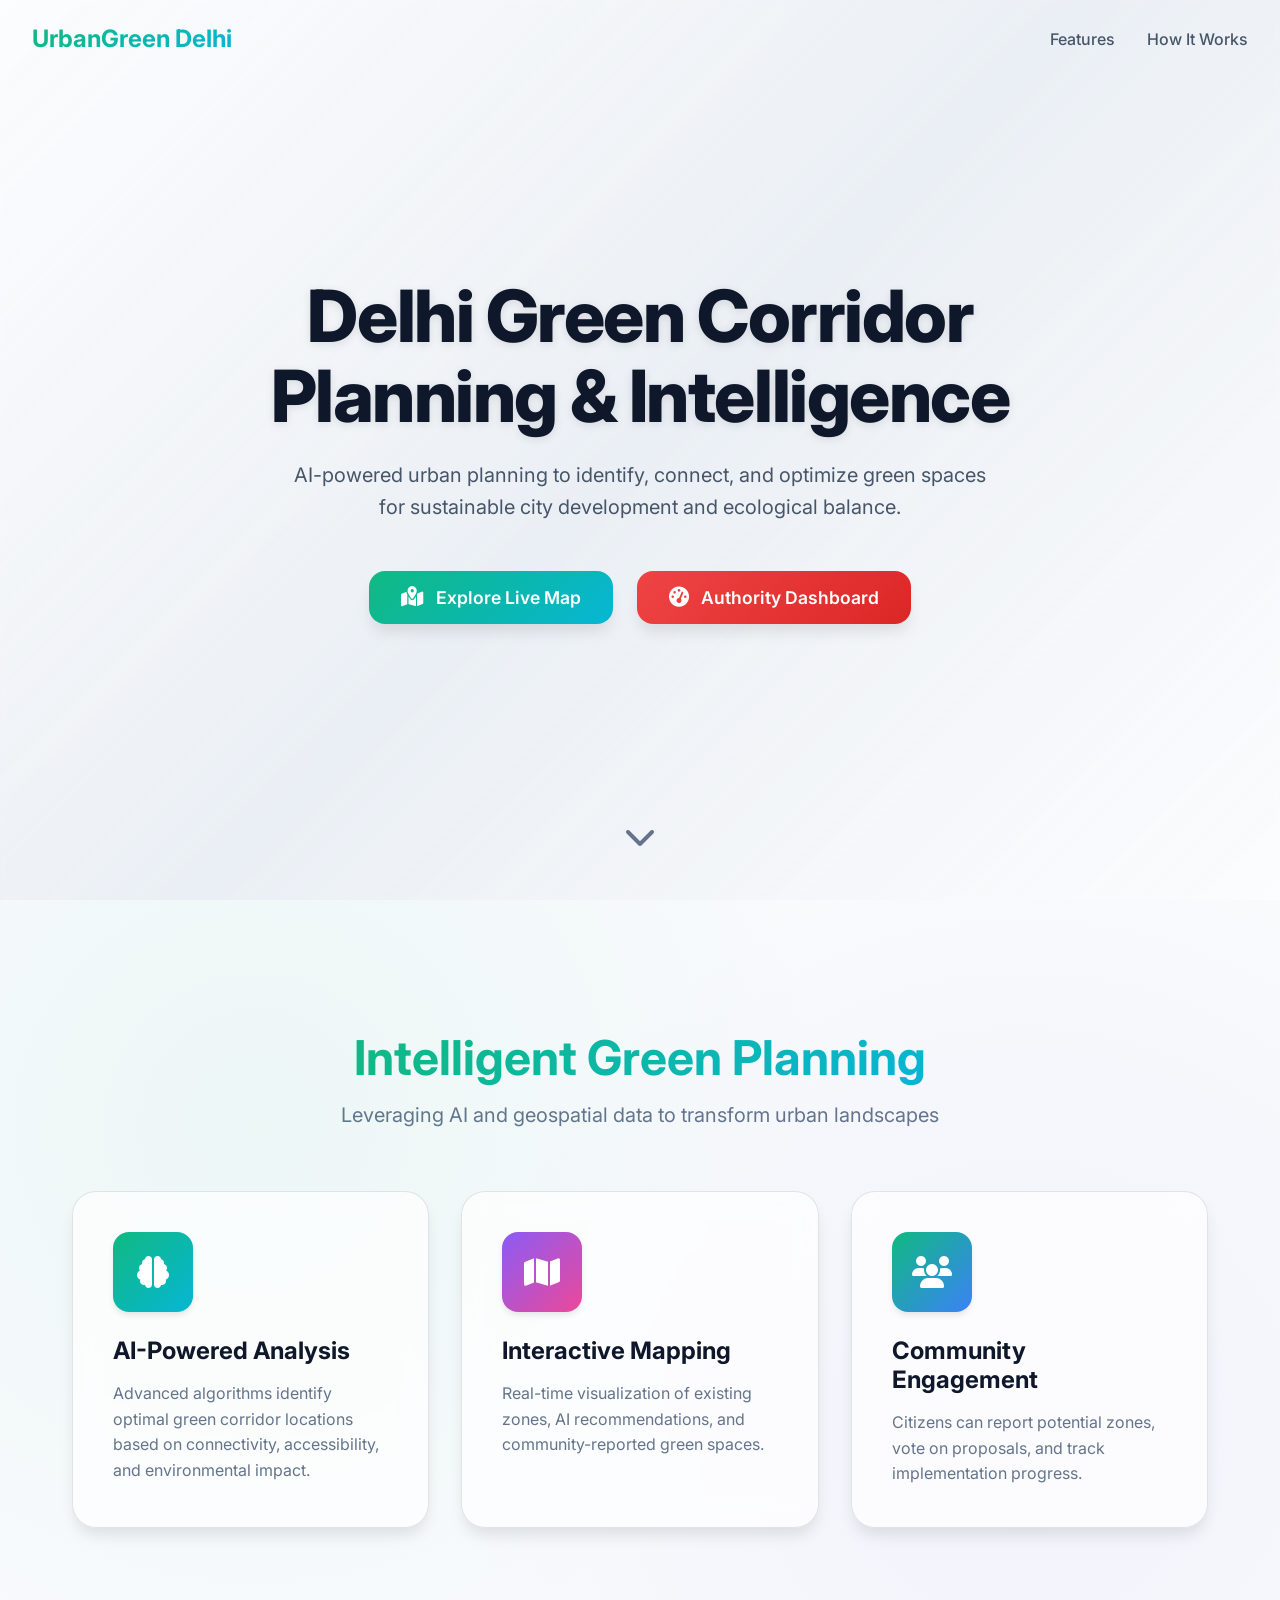
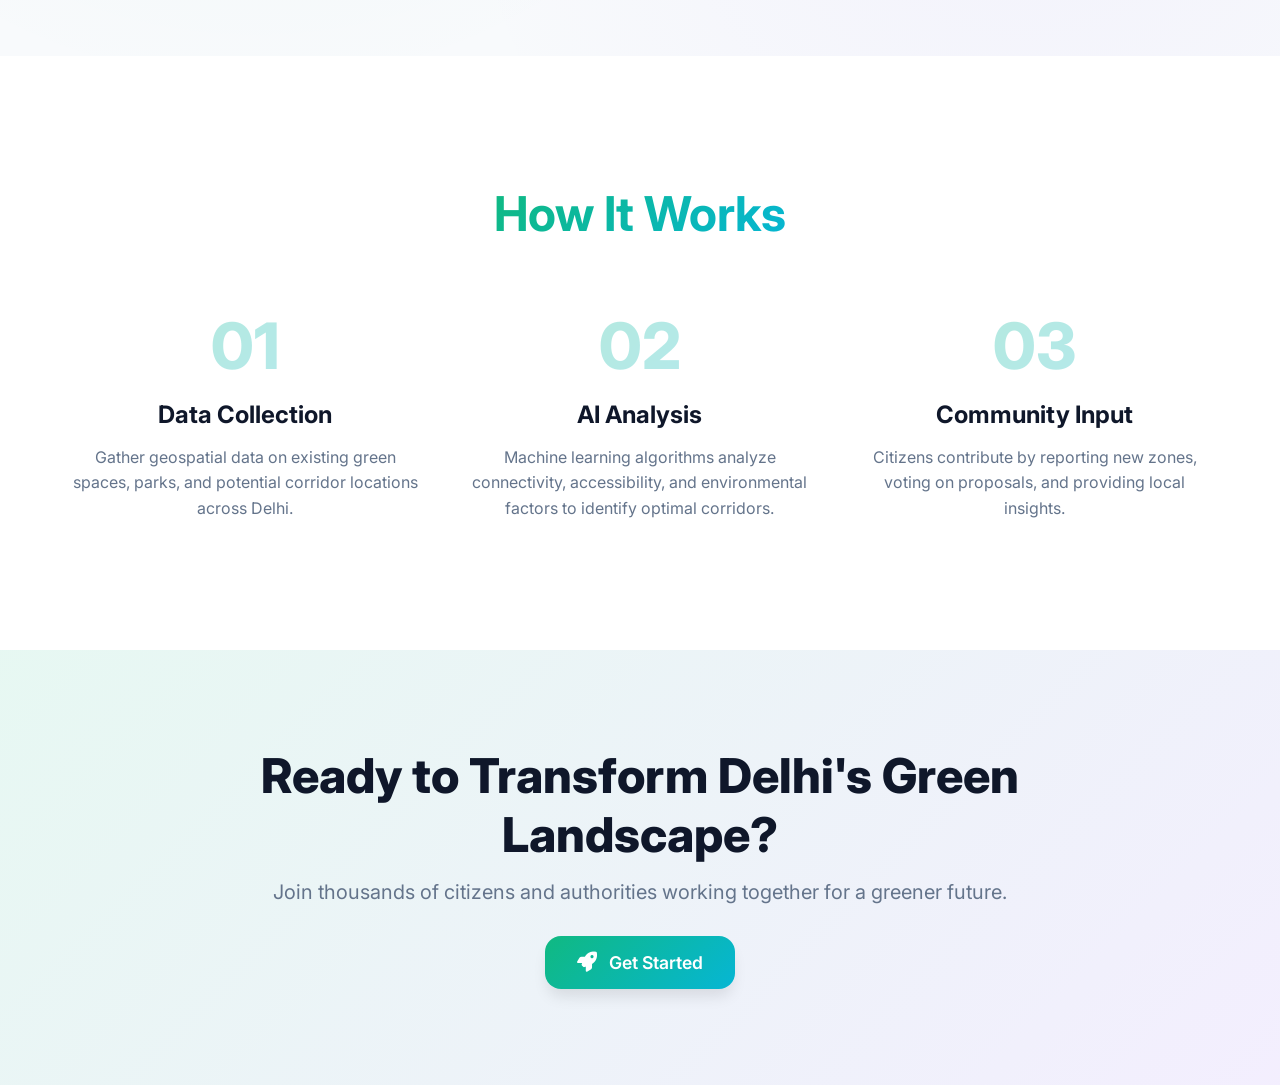
<file: index.html>
<!DOCTYPE html>
<html lang="en">
<head>
    <meta charset="UTF-8">
    <meta name="viewport" content="width=device-width, initial-scale=1.0">
    <title>UrbanGreen Delhi | Green Corridor Planning</title>
    
    <!-- Fonts -->
    <link rel="preconnect" href="https://fonts.googleapis.com">
    <link rel="preconnect" href="https://fonts.gstatic.com" crossorigin>
    <link href="https://fonts.googleapis.com/css2?family=Inter:wght@300;400;500;600;700;800;900&display=swap" rel="stylesheet">
    
    <!-- Icons -->
    <link rel="stylesheet" href="https://cdnjs.cloudflare.com/ajax/libs/font-awesome/6.4.0/css/all.min.css">
    
    <!-- CSS -->
    <link rel="stylesheet" href="frontend/design-system.css">
    <link rel="stylesheet" href="landing.css">
</head>
<body>

    <!-- Navigation Header -->
    <nav class="navbar">
        <div class="nav-container">
            <div class="nav-brand">
                <span class="gradient-text">UrbanGreen Delhi</span>
            </div>
            <div class="nav-links">
                <a href="#features">Features</a>
                <a href="#how-it-works">How It Works</a>
            </div>
        </div>
    </nav>

    <!-- Hero Section with Video Background -->
    <section class="hero">
        <!-- Video Background -->
        <div class="video-background">
            <video autoplay muted loop playsinline id="hero-video">
                <source src="https://www.pexels.com/download/video/13294237/">
                <!-- Fallback gradient background if video doesn't load -->
            </video>
            <div class="video-overlay"></div>
        </div>

        <!-- Hero Content -->
        <div class="hero-content">
            <div class="hero-text">
                <h1 class="hero-title">
                    Delhi Green Corridor<br>
                    Planning & Intelligence
                </h1>
                <p class="hero-subtitle">
                    AI-powered urban planning to identify, connect, and optimize green spaces<br>
                    for sustainable city development and ecological balance.
                </p>
            </div>

            <!-- Action Buttons -->
            <div class="hero-actions">
                <a href="frontend/map.html" class="hero-btn btn-primary">
                    <i class="fa-solid fa-map-location-dot"></i>
                    <span>Explore Live Map</span>
                </a>
                <a href="frontend/admin.html" class="hero-btn btn-admin">
                    <i class="fa-solid fa-gauge-high"></i>
                    <span>Authority Dashboard</span>
                </a>
            </div>
        </div>

        <!-- Scroll Indicator -->
        <div class="scroll-indicator">
            <i class="fa-solid fa-chevron-down"></i>
        </div>
    </section>

    <!-- Features Section -->
    <section class="features" id="features">
        <div class="container">
            <h2 class="section-title">
                <span class="gradient-text">Intelligent Green Planning</span>
            </h2>
            <p class="section-subtitle">
                Leveraging AI and geospatial data to transform urban landscapes
            </p>

            <div class="features-grid">
                <!-- Feature 1 -->
                <div class="feature-card" data-animate>
                    <div class="feature-icon" style="background: var(--gradient-primary);">
                        <i class="fa-solid fa-brain"></i>
                    </div>
                    <h3>AI-Powered Analysis</h3>
                    <p>Advanced algorithms identify optimal green corridor locations based on connectivity, accessibility, and environmental impact.</p>
                </div>

                <!-- Feature 2 -->
                <div class="feature-card" data-animate>
                    <div class="feature-icon" style="background: var(--gradient-accent);">
                        <i class="fa-solid fa-map"></i>
                    </div>
                    <h3>Interactive Mapping</h3>
                    <p>Real-time visualization of existing zones, AI recommendations, and community-reported green spaces.</p>
                </div>

                <!-- Feature 3 -->
                <div class="feature-card" data-animate>
                    <div class="feature-icon" style="background: var(--gradient-success);">
                        <i class="fa-solid fa-users"></i>
                    </div>
                    <h3>Community Engagement</h3>
                    <p>Citizens can report potential zones, vote on proposals, and track implementation progress.</p>
                </div>
            </div>
        </div>
    </section>

    <!-- How It Works Section -->
    <section class="how-it-works" id="how-it-works">
        <div class="container">
            <h2 class="section-title">
                <span class="gradient-text">How It Works</span>
            </h2>

            <div class="steps-container">
                <div class="step" data-animate>
                    <div class="step-number">01</div>
                    <h3>Data Collection</h3>
                    <p>Gather geospatial data on existing green spaces, parks, and potential corridor locations across Delhi.</p>
                </div>

                <div class="step" data-animate>
                    <div class="step-number">02</div>
                    <h3>AI Analysis</h3>
                    <p>Machine learning algorithms analyze connectivity, accessibility, and environmental factors to identify optimal corridors.</p>
                </div>

                <div class="step" data-animate>
                    <div class="step-number">03</div>
                    <h3>Community Input</h3>
                    <p>Citizens contribute by reporting new zones, voting on proposals, and providing local insights.</p>
                </div>
            </div>
        </div>
    </section>

    <!-- CTA Section -->
    <section class="cta-section">
        <div class="container">
            <div class="cta-content">
                <h2>Ready to Transform Delhi's Green Landscape?</h2>
                <p>Join thousands of citizens and authorities working together for a greener future.</p>
                <div class="cta-buttons">
                    <a href="frontend/map.html" class="hero-btn btn-primary">
                        <i class="fa-solid fa-rocket"></i>
                        <span>Get Started</span>
                    </a>
                </div>
            </div>
        </div>
    </section>

    <!-- Footer -->
    
    <!-- Scripts -->
    <script src="frontend/animations.js"></script>
    <script>
        // Smooth scroll for navigation links
        document.querySelectorAll('a[href^="#"]').forEach(anchor => {
            anchor.addEventListener('click', function (e) {
                e.preventDefault();
                const target = document.querySelector(this.getAttribute('href'));
                if (target) {
                    target.scrollIntoView({ behavior: 'smooth', block: 'start' });
                }
            });
        });

        // Animate scroll indicator
        const scrollIndicator = document.querySelector('.scroll-indicator');
        if (scrollIndicator) {
            scrollIndicator.addEventListener('click', () => {
                document.querySelector('.features').scrollIntoView({ behavior: 'smooth' });
            });
        }

        // Navbar background on scroll
        const navbar = document.querySelector('.navbar');
        window.addEventListener('scroll', () => {
            if (window.scrollY > 100) {
                navbar.classList.add('scrolled');
            } else {
                navbar.classList.remove('scrolled');
            }
        });

        // Cursor spotlight effect for feature cards
        const featureCards = document.querySelectorAll('.feature-card');
        featureCards.forEach(card => {
            card.addEventListener('mousemove', (e) => {
                const rect = card.getBoundingClientRect();
                const x = ((e.clientX - rect.left) / rect.width) * 100;
                const y = ((e.clientY - rect.top) / rect.height) * 100;
                
                card.style.setProperty('--mouse-x', `${x}%`);
                card.style.setProperty('--mouse-y', `${y}%`);
            });
            
            card.addEventListener('mouseleave', () => {
                card.style.setProperty('--mouse-x', '50%');
                card.style.setProperty('--mouse-y', '50%');
            });
        });
    </script>

</body>
</html>
</file>
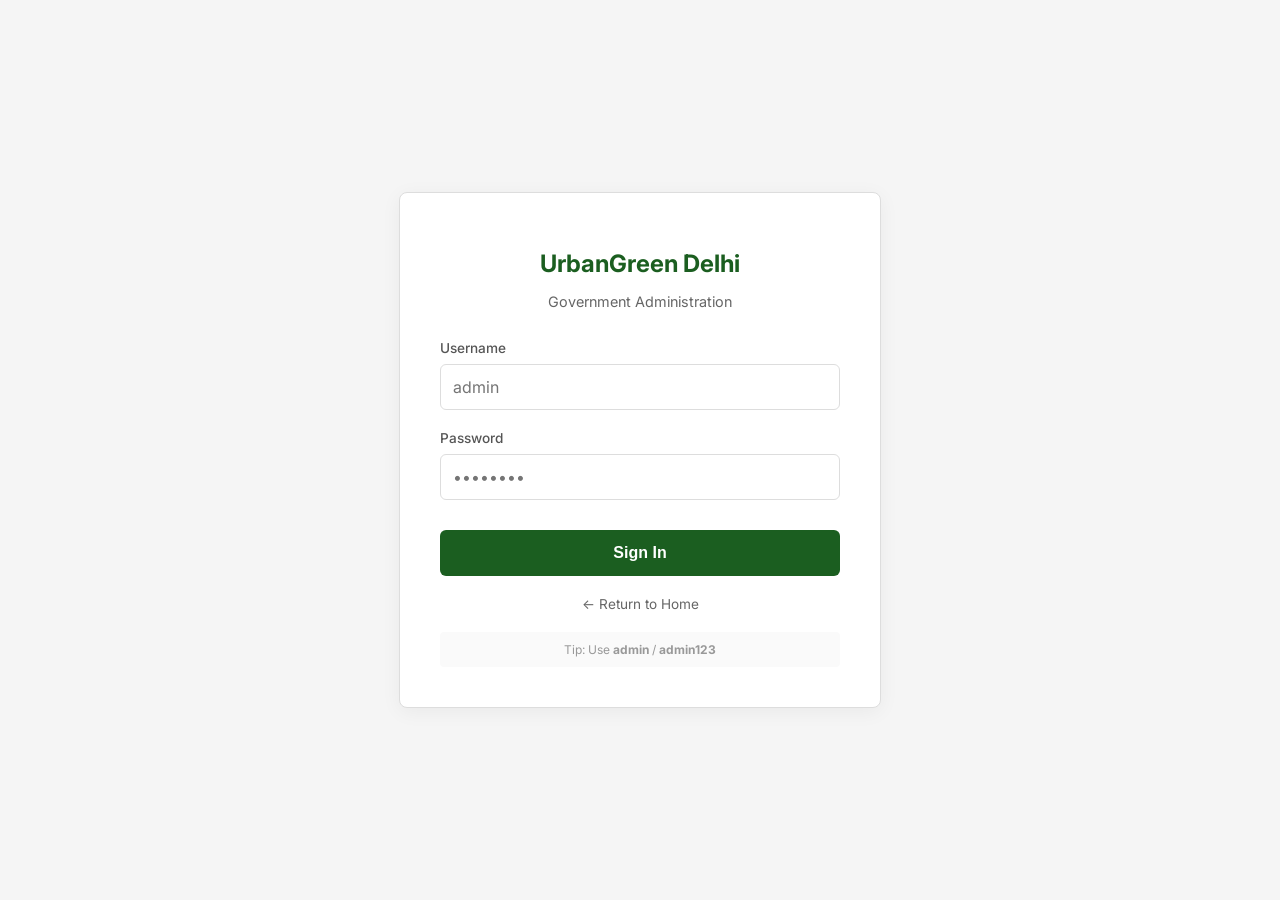
<file: login.html>
<!DOCTYPE html>
<html lang="en">
<head>
    <meta charset="UTF-8">
    <meta name="viewport" content="width=device-width, initial-scale=1.0">
    <title>Admin Login | UrbanGreen Delhi</title>
    
    <!-- Fonts -->
    <link rel="preconnect" href="https://fonts.googleapis.com">
    <link rel="preconnect" href="https://fonts.gstatic.com" crossorigin>
    <link href="https://fonts.googleapis.com/css2?family=Inter:wght@400;500;600;700&display=swap" rel="stylesheet">
    
    <style>
        :root {
            --primary: #1b5e20;
            --primary-hover: #144a19;
            --bg: #f5f5f5;
            --text: #333;
            --border: #ddd;
        }

        body {
            font-family: 'Inter', sans-serif;
            background-color: var(--bg);
            color: var(--text);
            display: flex;
            justify-content: center;
            align-items: center;
            height: 100vh;
            margin: 0;
        }

        .login-card {
            background: white;
            padding: 40px;
            border-radius: 8px;
            box-shadow: 0 4px 20px rgba(0,0,0,0.05);
            width: 100%;
            max-width: 400px;
            text-align: center;
            border: 1px solid var(--border);
        }

        .brand-title {
            font-size: 1.5rem;
            font-weight: 700;
            color: var(--primary);
            margin-bottom: 5px;
        }

        .brand-subtitle {
            font-size: 0.9rem;
            color: #666;
            margin-bottom: 30px;
        }

        .form-group {
            margin-bottom: 20px;
            text-align: left;
        }

        label {
            display: block;
            margin-bottom: 8px;
            font-size: 0.85rem;
            font-weight: 500;
            color: #555;
        }

        input {
            width: 100%;
            padding: 12px;
            border: 1px solid var(--border);
            border-radius: 6px;
            font-size: 1rem;
            font-family: inherit;
            box-sizing: border-box; /* Fix padding issue */
        }
        
        input:focus {
            outline: none;
            border-color: var(--primary);
            box-shadow: 0 0 0 2px rgba(27, 94, 32, 0.1);
        }

        .btn-login {
            background: var(--primary);
            color: white;
            border: none;
            width: 100%;
            padding: 14px;
            border-radius: 6px;
            font-size: 1rem;
            font-weight: 600;
            cursor: pointer;
            transition: background 0.2s;
            margin-top: 10px;
        }

        .btn-login:hover {
            background: var(--primary-hover);
        }

        .footer-link {
            margin-top: 20px;
            font-size: 0.85rem;
        }

        .footer-link a {
            color: #666;
            text-decoration: none;
        }

        .footer-link a:hover {
            text-decoration: underline;
        }

        .error-msg {
            color: #d32f2f;
            font-size: 0.9rem;
            margin-bottom: 15px;
            display: none;
        }

        /* Mock credentials helper */
        .hint {
            margin-top: 20px;
            font-size: 0.75rem;
            color: #999;
            background: #fafafa;
            padding: 10px;
            border-radius: 4px;
        }
    </style>
</head>
<body>

    <div class="login-card">
        <h1 class="brand-title">UrbanGreen Delhi</h1>
        <p class="brand-subtitle">Government Administration</p>

        <div id="error-message" class="error-msg">Invalid Credentials</div>

        <form id="login-form">
            <div class="form-group">
                <label for="username">Username</label>
                <input type="text" id="username" placeholder="admin" required>
            </div>

            <div class="form-group">
                <label for="password">Password</label>
                <input type="password" id="password" placeholder="••••••••" required>
            </div>

            <button type="submit" class="btn-login">Sign In</button>
        </form>

        <div class="footer-link">
            <a href="index.html">&larr; Return to Home</a>
        </div>

        <div class="hint">
            Tip: Use <strong>admin</strong> / <strong>admin123</strong>
        </div>
    </div>

    <script>
        document.getElementById('login-form').addEventListener('submit', function(e) {
            e.preventDefault();
            const user = document.getElementById('username').value;
            const pass = document.getElementById('password').value;

            // Simple mock validation (for hackathon/demo purposes)
            if(user === 'admin' && pass === 'admin123') {
                // Set auth token
                sessionStorage.setItem('govAuth', 'true');
                // Redirect to admin dashboard
                window.location.href = 'frontend/admin.html';
            } else {
                document.getElementById('error-message').style.display = 'block';
                // Shake animation
                document.querySelector('.login-card').animate([
                    { transform: 'translateX(0)' },
                    { transform: 'translateX(-5px)' },
                    { transform: 'translateX(5px)' },
                    { transform: 'translateX(0)' }
                ], { duration: 300 });
            }
        });
    </script>

</body>
</html>
</file>
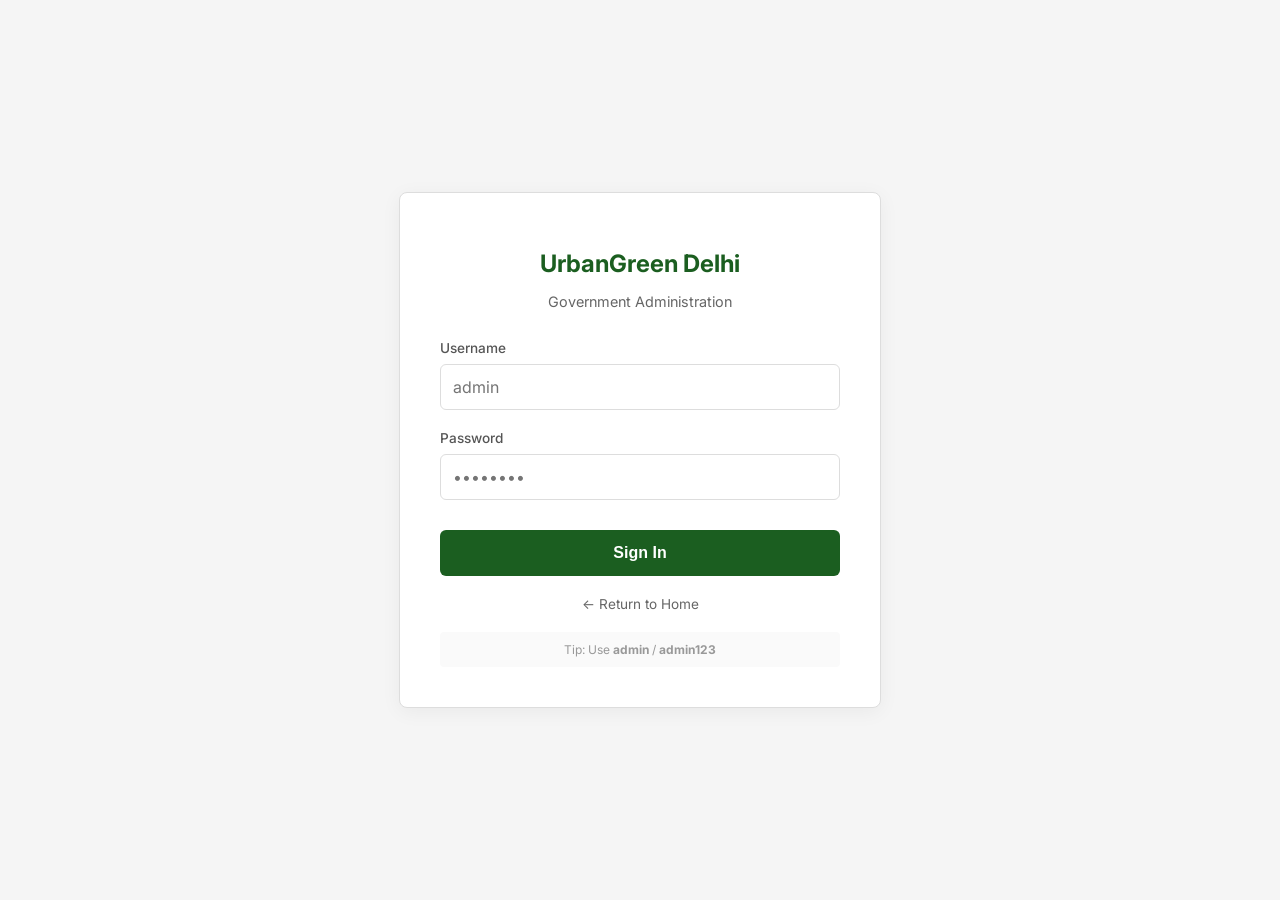
<file: Admin Changes/admin.html>
<!DOCTYPE html>
<html lang="en">

<head>
    <meta charset="UTF-8">
    <meta name="viewport" content="width=device-width, initial-scale=1.0">
    <title>Government Green Corridor Dashboard</title>

    <!-- Fonts -->
    <link rel="preconnect" href="https://fonts.googleapis.com">
    <link rel="preconnect" href="https://fonts.gstatic.com" crossorigin>
    <link href="https://fonts.googleapis.com/css2?family=Inter:wght@400;500;600;700&display=swap" rel="stylesheet">

    <!-- Icons -->
    <link rel="stylesheet" href="https://cdnjs.cloudflare.com/ajax/libs/font-awesome/6.4.0/css/all.min.css">

    <!-- Admin CSS -->
    <link rel="stylesheet" href="../theme.css">
    <link rel="stylesheet" href="admin.css">

    <!-- Auth Check (Must be first script) -->
    <script src="../auth-check.js"></script>
    <script src="../theme.js"></script>
</head>

<body>

    <!-- Sidebar Navigation -->
    <aside class="admin-sidebar">
        <div class="sidebar-brand">
            <i class="fa-solid fa-building-columns"></i>
            <span>DDA Planning</span>
        </div>

        <nav class="sidebar-nav">
            <a href="../index.html" class="nav-item">
                <i class="fa-solid fa-home"></i> Home
            </a>
            <a href="#" class="nav-item active">
                <i class="fa-solid fa-chart-pie"></i> Dashboard
            </a>
            <a href="map.html" class="nav-item">
                <i class="fa-solid fa-map-location-dot"></i> Map View
            </a>
            <a href="#" class="nav-item">
                <i class="fa-solid fa-users"></i> Feedback
            </a>
            <a href="#" class="nav-item">
                <i class="fa-solid fa-gear"></i> Settings
            </a>
        </nav>

        <div class="sidebar-footer">
            <div class="user-profile">
                <div class="user-avatar">AD</div>
                <div class="user-info">
                    <span class="name">Admin User</span>
                    <span class="role">Senior Planner</span>
                </div>
            </div>
        </div>
    </aside>

    <!-- Main Content Area -->
    <main class="admin-main">

        <!-- Header -->
        <header class="admin-header">
            <div>
                <h1>Government Green Corridor Dashboard</h1>
                <p class="subtitle">Review, prioritize, and approve AI-suggested green corridors for Delhi 2041 Master
                    Plan.</p>
                <p class="explainer-text">
                    <i class="fa-solid fa-circle-info"></i>
                    Corridors are ranked using AI-based impact analysis and citizen voting.
                    Government authorities can approve high-priority corridors for implementation.
                </p>
            </div>
            <div class="header-actions">
                <button class="btn-secondary"><i class="fa-solid fa-download"></i> Export Report</button>
            </div>
        </header>

        <!-- KPI Summary Cards -->
        <section class="kpi-grid">
            <div class="kpi-card">
                <div class="kpi-icon budget">
                    <i class="fa-solid fa-robot"></i>
                </div>
                <div class="kpi-content">
                    <h3>AI Suggested</h3>
                    <div class="kpi-value" id="kpi-total">--</div>
                    <span class="kpi-trend">Total Corridors Identified</span>
                </div>
            </div>

            <div class="kpi-card">
                <div class="kpi-icon engagement">
                    <i class="fa-solid fa-users"></i>
                </div>
                <div class="kpi-content">
                    <h3>Community Supported</h3>
                    <div class="kpi-value" id="kpi-supported">--</div>
                    <span class="kpi-trend">> 10k Upvotes</span>
                </div>
            </div>

            <div class="kpi-card">
                <div class="kpi-icon engagement" style="background-color: #ecfdf5; color: #10b981;">
                    <i class="fa-solid fa-check-circle"></i>
                </div>
                <div class="kpi-content">
                    <h3>Approved</h3>
                    <div class="kpi-value" id="kpi-approved">--</div>
                    <span class="kpi-trend">Ready for Tender</span>
                </div>
            </div>

            <div class="kpi-card">
                <div class="kpi-icon pending">
                    <i class="fa-solid fa-clock"></i>
                </div>
                <div class="kpi-content">
                    <h3>Pending Review</h3>
                    <div class="kpi-value" id="kpi-pending">--</div>
                    <span class="kpi-trend">Action Required</span>
                </div>
            </div>
        </section>

        <!-- Filters & Actions -->
        <section class="action-bar">
            <div class="search-box">
                <i class="fa-solid fa-magnifying-glass"></i>
                <input type="text" id="search-input" placeholder="Search corridors ID, Zone...">
            </div>

            <div class="filter-group">


                <select id="filter-priority">
                    <option value="all">All Priorities</option>
                    <option value="High">High Priority</option>
                    <option value="Medium">Medium Priority</option>
                    <option value="Low">Low Priority</option>
                </select>

                <select id="filter-status">
                    <option value="all">All Status</option>
                    <option value="pending">Pending</option>
                    <option value="approved">Approved</option>
                    <option value="work-in-progress">Work in Progress</option>
                    <option value="rejected">Rejected</option>
                </select>

                <select id="sort-by">
                    <option value="score">Sort by: Combined Priority</option>
                    <option value="votes">Sort by: Most Votes</option>
                </select>

                <button class="btn-primary" id="refresh-btn">
                    <i class="fa-solid fa-rotate-right"></i> Refresh
                </button>
            </div>
        </section>

        <!-- Main Data Grid -->
        <section class="data-container">
            <table class="admin-table">
                <thead>
                    <tr>
                        <th>ID</th>
                        <th>Name</th>
                        <th>Area</th>
                        <th>AI Score</th>
                        <th>Upvotes</th>
                        <th>Priority</th>
                        <th>Status</th>
                        <th>Actions</th>
                    </tr>
                </thead>
                <tbody id="corridor-table-body">
                    <!-- Javascript will populate rows here -->
                    <tr class="placeholder-row">
                        <td colspan="8" class="text-center p-3 text-muted">
                            Loading corridor data...
                        </td>
                    </tr>
                </tbody>
            </table>
        </section>

    </main>

    <!-- Detail Modal -->
    <div id="detail-modal" class="modal-overlay hidden">
        <div class="modal-card">
            <div class="modal-header">
                <h2 id="modal-title">Corridor Details</h2>
                <button class="btn-close" onclick="closeModal()"><i class="fa-solid fa-xmark"></i></button>
            </div>
            <div class="modal-body">
                <div class="detail-row">
                    <span class="detail-label">Corridor ID:</span>
                    <span id="modal-id" class="detail-value">--</span>
                </div>
                <div class="detail-row">
                    <span class="detail-label">Area:</span>
                    <span id="modal-area" class="detail-value">--</span>
                </div>
                <div class="detail-row">
                    <span class="detail-label">Length:</span>
                    <span id="modal-length" class="detail-value">--</span>
                </div>
                <div class="detail-row">
                    <span class="detail-label">AI Impact Score:</span>
                    <span id="modal-score" class="detail-value text-success">--</span>
                </div>
                <div class="detail-row">
                    <span class="detail-label">Community Support:</span>
                    <span id="modal-votes" class="detail-value">--</span>
                </div>
                <div class="detail-info-box">
                    <strong>AI Reasoning:</strong>
                    <p id="modal-reason">--</p>
                </div>
            </div>
            <div class="modal-footer">
                <button class="btn-secondary" onclick="closeModal()">Close</button>
            </div>
        </div>
    </div>

    <!-- Toast Container -->
    <div id="toast-container" class="toast-container"></div>

    <!-- Admin JS -->
    <script src="admin.js"></script>
</body>

</html>
</file>
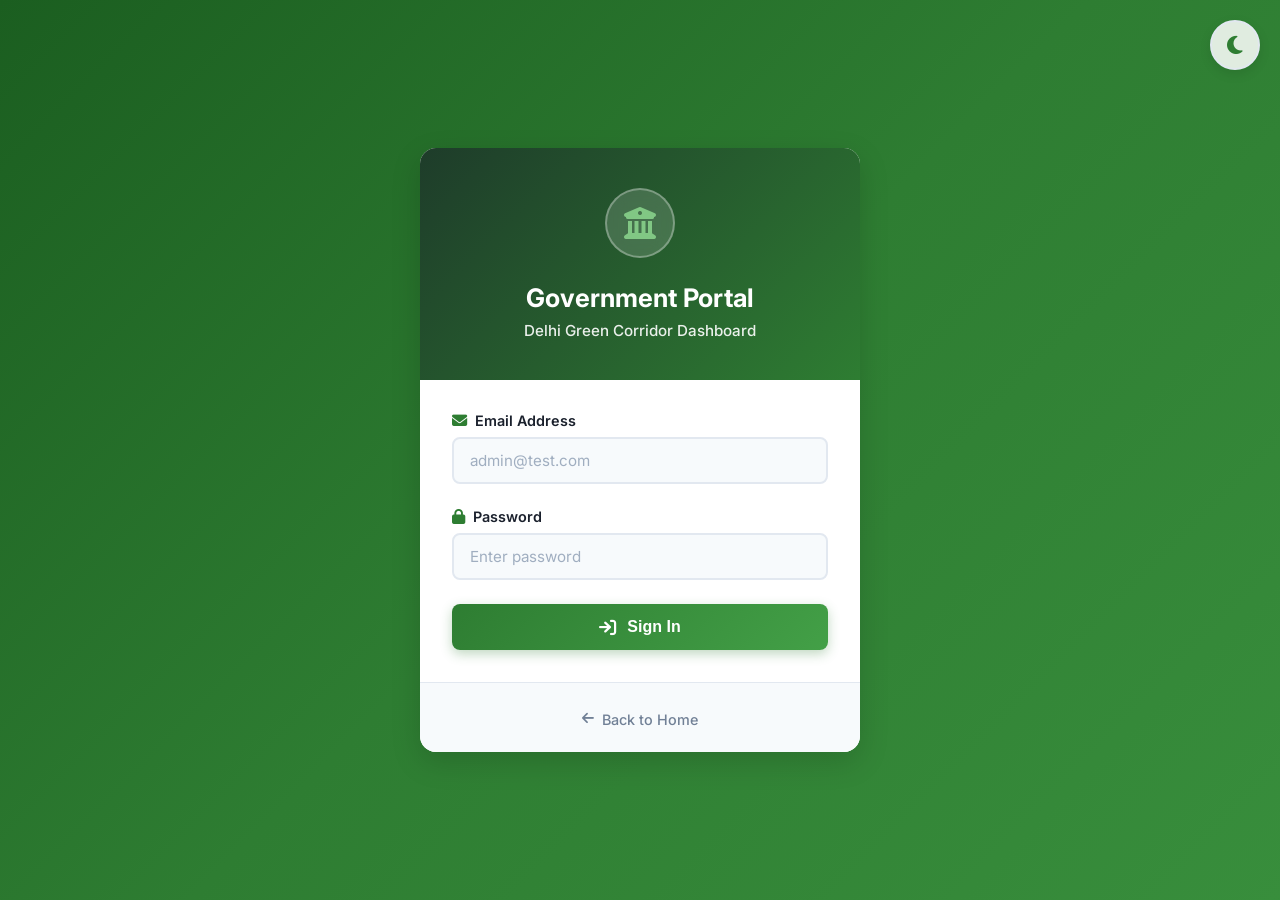
<file: frontend/login.html>
<!DOCTYPE html>
<html lang="en">

<head>
    <meta charset="UTF-8">
    <meta name="viewport" content="width=device-width, initial-scale=1.0">
    <title>Government Login - Green Corridor Dashboard</title>

    <!-- Fonts -->
    <link rel="preconnect" href="https://fonts.googleapis.com">
    <link rel="preconnect" href="https://fonts.gstatic.com" crossorigin>
    <link href="https://fonts.googleapis.com/css2?family=Inter:wght@400;500;600;700&display=swap" rel="stylesheet">

    <!-- Icons -->
    <link rel="stylesheet" href="https://cdnjs.cloudflare.com/ajax/libs/font-awesome/6.4.0/css/all.min.css">

    <!-- Login CSS -->
    <link rel="stylesheet" href="theme.css">
    <link rel="stylesheet" href="login.css">
    <script src="theme.js"></script>
</head>

<body>

    <div class="login-container">
        <div class="login-card">
            <div class="login-header">
                <div class="gov-badge">
                    <i class="fa-solid fa-building-columns"></i>
                </div>
                <h1>Government Portal</h1>
                <p>Delhi Green Corridor Dashboard</p>
            </div>

            <form id="login-form" class="login-form">
                <div class="form-group">
                    <label for="email">
                        <i class="fa-solid fa-envelope"></i>
                        Email Address
                    </label>
                    <input type="email" id="email" placeholder="admin@test.com" required>
                </div>

                <div class="form-group">
                    <label for="password">
                        <i class="fa-solid fa-lock"></i>
                        Password
                    </label>
                    <input type="password" id="password" placeholder="Enter password" required>
                </div>

                <div id="error-message" class="error-message hidden">
                    <i class="fa-solid fa-circle-exclamation"></i>
                    <span>Invalid credentials. Please try again.</span>
                </div>

                <button type="submit" class="btn-login">
                    <i class="fa-solid fa-arrow-right-to-bracket"></i>
                    Sign In
                </button>
            </form>

            <div class="login-footer">
                <a href="landing.html" class="back-link">
                    <i class="fa-solid fa-arrow-left"></i>
                    Back to Home
                </a>
            </div>
        </div>
    </div>

    <script src="login.js"></script>
</body>

</html>
</file>
<file: frontend/design-system.css>
/* ========================================
   URBANGREEN DELHI - PREMIUM DESIGN SYSTEM
   Modern, Glassmorphic, Gradient-Rich
   ======================================== */

/* ========================================
   CSS CUSTOM PROPERTIES
   ======================================== */
:root {
    /* === Color Palette === */
    /* Primary Gradients */
    --gradient-primary: linear-gradient(135deg, #10b981 0%, #06b6d4 100%);
    --gradient-primary-hover: linear-gradient(135deg, #059669 0%, #0891b2 100%);
    --gradient-accent: linear-gradient(135deg, #8b5cf6 0%, #ec4899 100%);
    --gradient-warning: linear-gradient(135deg, #f59e0b 0%, #ef4444 100%);
    --gradient-success: linear-gradient(135deg, #10b981 0%, #3b82f6 100%);

    /* Solid Colors */
    --color-emerald-500: #10b981;
    --color-emerald-600: #059669;
    --color-cyan-500: #06b6d4;
    --color-purple-500: #8b5cf6;
    --color-pink-500: #ec4899;

    /* Light Theme Colors */
    --bg-light-primary: #ffffff;
    --bg-light-secondary: #f8fafc;
    --bg-light-tertiary: #f1f5f9;
    --bg-light-elevated: #e2e8f0;

    /* Dark Theme Colors (for reference) */
    --bg-dark-primary: #0f172a;
    --bg-dark-secondary: #1e293b;
    --bg-dark-tertiary: #334155;
    --bg-dark-elevated: #475569;

    /* Text Colors - Light Mode */
    --text-light-primary: #0f172a;
    --text-light-secondary: #475569;
    --text-light-muted: #64748b;

    /* Text Colors - Dark Mode (for reference) */
    --text-dark-primary: #f8fafc;
    --text-dark-secondary: #cbd5e1;
    --text-dark-muted: #94a3b8;

    /* === Glassmorphism - Light Mode === */
    --glass-bg: rgba(255, 255, 255, 0.7);
    --glass-bg-light: rgba(255, 255, 255, 0.9);
    --glass-border: rgba(0, 0, 0, 0.1);
    --glass-shadow: 0 8px 32px 0 rgba(0, 0, 0, 0.1);
    --backdrop-blur: blur(12px);
    --backdrop-blur-strong: blur(20px);

    /* === Shadows - Light Mode === */
    --shadow-sm: 0 1px 2px 0 rgba(0, 0, 0, 0.05);
    --shadow-md: 0 4px 6px -1px rgba(0, 0, 0, 0.1);
    --shadow-lg: 0 10px 15px -3px rgba(0, 0, 0, 0.1);
    --shadow-xl: 0 20px 25px -5px rgba(0, 0, 0, 0.1);
    --shadow-2xl: 0 25px 50px -12px rgba(0, 0, 0, 0.25);
    --shadow-glow: 0 0 20px rgba(16, 185, 129, 0.3);
    --shadow-glow-strong: 0 0 40px rgba(16, 185, 129, 0.5);

    /* === Spacing Scale === */
    --space-1: 0.25rem;
    --space-2: 0.5rem;
    --space-3: 0.75rem;
    --space-4: 1rem;
    --space-5: 1.25rem;
    --space-6: 1.5rem;
    --space-8: 2rem;
    --space-10: 2.5rem;
    --space-12: 3rem;
    --space-16: 4rem;

    /* === Typography === */
    --font-sans: 'Inter', -apple-system, BlinkMacSystemFont, 'Segoe UI', sans-serif;
    --font-display: 'Inter', sans-serif;

    --text-xs: 0.75rem;
    --text-sm: 0.875rem;
    --text-base: 1rem;
    --text-lg: 1.125rem;
    --text-xl: 1.25rem;
    --text-2xl: 1.5rem;
    --text-3xl: 1.875rem;
    --text-4xl: 2.25rem;

    --font-normal: 400;
    --font-medium: 500;
    --font-semibold: 600;
    --font-bold: 700;
    --font-extrabold: 800;

    /* === Border Radius === */
    --radius-sm: 0.375rem;
    --radius-md: 0.5rem;
    --radius-lg: 0.75rem;
    --radius-xl: 1rem;
    --radius-2xl: 1.5rem;
    --radius-full: 9999px;

    /* === Transitions === */
    --transition-fast: 150ms cubic-bezier(0.4, 0, 0.2, 1);
    --transition-base: 250ms cubic-bezier(0.4, 0, 0.2, 1);
    --transition-slow: 350ms cubic-bezier(0.4, 0, 0.2, 1);
    --transition-bounce: 500ms cubic-bezier(0.68, -0.55, 0.265, 1.55);
}

/* ========================================
   ANIMATION KEYFRAMES
   ======================================== */

@keyframes fadeIn {
    from {
        opacity: 0;
        transform: translateY(10px);
    }

    to {
        opacity: 1;
        transform: translateY(0);
    }
}

@keyframes slideUp {
    from {
        opacity: 0;
        transform: translateY(30px);
    }

    to {
        opacity: 1;
        transform: translateY(0);
    }
}

@keyframes slideDown {
    from {
        opacity: 0;
        transform: translateY(-30px);
    }

    to {
        opacity: 1;
        transform: translateY(0);
    }
}

@keyframes slideInLeft {
    from {
        opacity: 0;
        transform: translateX(-30px);
    }

    to {
        opacity: 1;
        transform: translateX(0);
    }
}

@keyframes slideInRight {
    from {
        opacity: 0;
        transform: translateX(30px);
    }

    to {
        opacity: 1;
        transform: translateX(0);
    }
}

@keyframes pulse {

    0%,
    100% {
        opacity: 1;
    }

    50% {
        opacity: 0.7;
    }
}

@keyframes shimmer {
    0% {
        background-position: -1000px 0;
    }

    100% {
        background-position: 1000px 0;
    }
}

@keyframes float {

    0%,
    100% {
        transform: translateY(0px);
    }

    50% {
        transform: translateY(-10px);
    }
}

@keyframes glow {

    0%,
    100% {
        box-shadow: 0 0 20px rgba(16, 185, 129, 0.4);
    }

    50% {
        box-shadow: 0 0 40px rgba(16, 185, 129, 0.8);
    }
}

@keyframes rotate {
    from {
        transform: rotate(0deg);
    }

    to {
        transform: rotate(360deg);
    }
}

@keyframes scaleIn {
    from {
        opacity: 0;
        transform: scale(0.9);
    }

    to {
        opacity: 1;
        transform: scale(1);
    }
}

/* ========================================
   UTILITY CLASSES
   ======================================== */

/* Glassmorphic Card - Light Mode */
.glass-card {
    background: var(--glass-bg);
    backdrop-filter: var(--backdrop-blur);
    -webkit-backdrop-filter: var(--backdrop-blur);
    border: 1px solid var(--glass-border);
    border-radius: var(--radius-xl);
    box-shadow: var(--glass-shadow);
}

.glass-card-light {
    background: var(--glass-bg-light);
    backdrop-filter: var(--backdrop-blur);
    -webkit-backdrop-filter: var(--backdrop-blur);
    border: 1px solid var(--glass-border);
    border-radius: var(--radius-xl);
    box-shadow: var(--shadow-lg);
}

/* Gradient Text */
.gradient-text {
    background: var(--gradient-primary);
    -webkit-background-clip: text;
    -webkit-text-fill-color: transparent;
    background-clip: text;
    font-weight: var(--font-bold);
}

/* Gradient Buttons */
.btn-gradient {
    background: var(--gradient-primary);
    color: white;
    border: none;
    padding: var(--space-3) var(--space-6);
    border-radius: var(--radius-lg);
    font-weight: var(--font-semibold);
    cursor: pointer;
    transition: all var(--transition-base);
    box-shadow: var(--shadow-md);
    position: relative;
    overflow: hidden;
}

.btn-gradient::before {
    content: '';
    position: absolute;
    top: 0;
    left: 0;
    right: 0;
    bottom: 0;
    background: var(--gradient-primary-hover);
    opacity: 0;
    transition: opacity var(--transition-base);
}

.btn-gradient:hover {
    transform: translateY(-2px);
    box-shadow: var(--shadow-xl), var(--shadow-glow);
}

.btn-gradient:hover::before {
    opacity: 1;
}

.btn-gradient:active {
    transform: translateY(0);
}

/* Animated Toggle Switch */
.toggle-switch {
    position: relative;
    display: inline-block;
    width: 48px;
    height: 24px;
}

.toggle-switch input {
    opacity: 0;
    width: 0;
    height: 0;
}

.toggle-slider {
    position: absolute;
    cursor: pointer;
    top: 0;
    left: 0;
    right: 0;
    bottom: 0;
    background: var(--bg-dark-tertiary);
    transition: var(--transition-base);
    border-radius: var(--radius-full);
}

.toggle-slider::before {
    position: absolute;
    content: "";
    height: 18px;
    width: 18px;
    left: 3px;
    bottom: 3px;
    background: white;
    transition: var(--transition-bounce);
    border-radius: 50%;
    box-shadow: var(--shadow-sm);
}

.toggle-switch input:checked+.toggle-slider {
    background: var(--gradient-primary);
}

.toggle-switch input:checked+.toggle-slider::before {
    transform: translateX(24px);
}

/* Loading Skeleton */
.skeleton {
    background: linear-gradient(90deg,
            var(--bg-dark-secondary) 0%,
            var(--bg-dark-tertiary) 50%,
            var(--bg-dark-secondary) 100%);
    background-size: 200% 100%;
    animation: shimmer 1.5s infinite;
    border-radius: var(--radius-md);
}

/* Floating Action Button */
.fab {
    width: 56px;
    height: 56px;
    border-radius: 50%;
    background: var(--gradient-primary);
    color: white;
    border: none;
    box-shadow: var(--shadow-xl);
    cursor: pointer;
    display: flex;
    align-items: center;
    justify-content: center;
    font-size: var(--text-xl);
    transition: all var(--transition-base);
    position: relative;
    overflow: hidden;
}

.fab:hover {
    transform: scale(1.1);
    box-shadow: var(--shadow-2xl), var(--shadow-glow);
}

.fab:active {
    transform: scale(0.95);
}

/* Tooltip */
.tooltip {
    position: relative;
    display: inline-block;
}

.tooltip .tooltip-text {
    visibility: hidden;
    background: var(--bg-dark-primary);
    color: var(--text-dark-primary);
    text-align: center;
    padding: var(--space-2) var(--space-3);
    border-radius: var(--radius-md);
    position: absolute;
    z-index: 10000;
    bottom: 125%;
    left: 50%;
    transform: translateX(-50%);
    opacity: 0;
    transition: all var(--transition-base);
    white-space: nowrap;
    font-size: var(--text-sm);
    box-shadow: var(--shadow-lg);
    border: 1px solid var(--glass-border);
}

.tooltip:hover .tooltip-text {
    visibility: visible;
    opacity: 1;
}

/* Animation Classes */
.animate-fade-in {
    animation: fadeIn var(--transition-base) ease-out;
}

.animate-slide-up {
    animation: slideUp var(--transition-slow) ease-out;
}

.animate-slide-down {
    animation: slideDown var(--transition-slow) ease-out;
}

.animate-pulse {
    animation: pulse 2s cubic-bezier(0.4, 0, 0.6, 1) infinite;
}

.animate-float {
    animation: float 3s ease-in-out infinite;
}

.animate-glow {
    animation: glow 2s ease-in-out infinite;
}

/* Hover Effects */
.hover-lift {
    transition: all var(--transition-base);
}

.hover-lift:hover {
    transform: translateY(-4px);
    box-shadow: var(--shadow-xl);
}

.hover-glow {
    transition: all var(--transition-base);
}

.hover-glow:hover {
    box-shadow: var(--shadow-glow);
}

.hover-scale {
    transition: transform var(--transition-base);
}

.hover-scale:hover {
    transform: scale(1.05);
}

/* Gradient Borders */
.gradient-border {
    position: relative;
    background: var(--bg-dark-secondary);
    border-radius: var(--radius-xl);
    padding: 2px;
}

.gradient-border::before {
    content: '';
    position: absolute;
    inset: 0;
    border-radius: var(--radius-xl);
    padding: 2px;
    background: var(--gradient-primary);
    -webkit-mask: linear-gradient(#fff 0 0) content-box, linear-gradient(#fff 0 0);
    -webkit-mask-composite: xor;
    mask: linear-gradient(#fff 0 0) content-box, linear-gradient(#fff 0 0);
    mask-composite: exclude;
}

/* Scrollbar Styling */
::-webkit-scrollbar {
    width: 8px;
    height: 8px;
}

::-webkit-scrollbar-track {
    background: var(--bg-dark-secondary);
}

::-webkit-scrollbar-thumb {
    background: var(--bg-dark-tertiary);
    border-radius: var(--radius-full);
}

::-webkit-scrollbar-thumb:hover {
    background: var(--bg-dark-elevated);
}
</file>
<file: landing.css>
/* ========================================
   LANDING PAGE - PREMIUM MODERN DESIGN
   Video Hero, Glassmorphism, Gradients
   ======================================== */

/* Import Design System */
@import url('frontend/design-system.css');

/* ========================================
   GLOBAL STYLES
   ======================================== */
* {
    margin: 0;
    padding: 0;
    box-sizing: border-box;
}

html {
    scroll-behavior: smooth;
}

body {
    font-family: var(--font-sans);
    background: var(--bg-light-primary);
    color: var(--text-light-primary);
    overflow-x: hidden;
}

.container {
    max-width: 1200px;
    margin: 0 auto;
    padding: 0 2rem;
}

/* ========================================
   NAVIGATION
   ======================================== */
.navbar {
    position: fixed;
    top: 0;
    left: 0;
    right: 0;
    z-index: 1000;
    padding: 1.5rem 0;
    transition: all var(--transition-base);
}

.navbar.scrolled {
    background: var(--glass-bg);
    backdrop-filter: var(--backdrop-blur-strong);
    -webkit-backdrop-filter: var(--backdrop-blur-strong);
    border-bottom: 1px solid var(--glass-border);
    box-shadow: var(--shadow-lg);
    padding: 1rem 0;
}

.nav-container {
    max-width: 1400px;
    margin: 0 auto;
    padding: 0 2rem;
    display: flex;
    justify-content: space-between;
    align-items: center;
}

.nav-brand {
    display: flex;
    align-items: center;
    gap: 12px;
    font-size: 1.5rem;
    font-weight: var(--font-extrabold);
}

.nav-brand i {
    color: var(--color-emerald-500);
    font-size: 1.75rem;
}

.nav-links {
    display: flex;
    gap: 2rem;
}

.nav-links a {
    color: var(--text-light-secondary);
    text-decoration: none;
    font-weight: var(--font-medium);
    transition: all var(--transition-base);
    position: relative;
}

.nav-links a::after {
    content: '';
    position: absolute;
    bottom: -4px;
    left: 0;
    width: 0;
    height: 2px;
    background: var(--gradient-primary);
    transition: width var(--transition-base);
}

.nav-links a:hover {
    color: var(--text-light-primary);
}

.nav-links a:hover::after {
    width: 100%;
}

/* ========================================
   HERO SECTION
   ======================================== */
.hero {
    position: relative;
    height: 100vh;
    display: flex;
    align-items: center;
    justify-content: center;
    overflow: hidden;
}

/* Video Background */
.video-background {
    position: absolute;
    top: 0;
    left: 0;
    width: 100%;
    height: 100%;
    z-index: 0;
}

.video-background video {
    width: 100%;
    height: 100%;
    object-fit: cover;
}

.video-overlay {
    position: absolute;
    top: 0;
    left: 0;
    width: 100%;
    height: 100%;
    background: linear-gradient(135deg,
            rgba(255, 255, 255, 0.5) 0%,
            rgba(248, 250, 252, 0.4) 50%,
            rgba(255, 255, 255, 0.5) 100%);
    backdrop-filter: blur(2px);
}

/* Fallback gradient if video doesn't load */
.video-background::before {
    content: '';
    position: absolute;
    top: 0;
    left: 0;
    width: 100%;
    height: 100%;
    background: linear-gradient(135deg, #f8fafc 0%, #e2e8f0 50%, #f8fafc 100%);
    z-index: -1;
}

/* Hero Content */
.hero-content {
    position: relative;
    z-index: 10;
    text-align: center;
    max-width: 1200px;
    padding: 0 2rem;
    animation: fadeIn 1s ease-out;
}

.hero-text {
    margin-bottom: 3rem;
}

.hero-title {
    font-size: clamp(2.5rem, 6vw, 4.5rem);
    font-weight: var(--font-extrabold);
    line-height: 1.1;
    margin-bottom: 1.5rem;
    color: var(--text-light-primary);
    text-shadow: 0 2px 10px rgba(0, 0, 0, 0.1);
    letter-spacing: -0.02em;
}

.hero-subtitle {
    font-size: clamp(1rem, 2vw, 1.25rem);
    color: var(--text-light-secondary);
    line-height: 1.6;
    max-width: 800px;
    margin: 0 auto;
    font-weight: var(--font-normal);
}

/* Hero Action Buttons */
.hero-actions {
    display: flex;
    gap: 1.5rem;
    justify-content: center;
    flex-wrap: wrap;
}

.hero-btn {
    display: inline-flex;
    align-items: center;
    gap: 12px;
    padding: 1rem 2rem;
    border-radius: var(--radius-xl);
    font-weight: var(--font-semibold);
    font-size: 1.1rem;
    text-decoration: none;
    transition: all var(--transition-base);
    box-shadow: var(--shadow-lg);
    position: relative;
    overflow: hidden;
}

.hero-btn::before {
    content: '';
    position: absolute;
    inset: 0;
    opacity: 0;
    transition: opacity var(--transition-base);
}

.hero-btn i {
    font-size: 1.25rem;
}

.btn-primary {
    background: var(--gradient-primary);
    color: white;
    border: none;
}

.btn-primary::before {
    background: var(--gradient-primary-hover);
}

.btn-primary:hover {
    transform: translateY(-4px);
    box-shadow: var(--shadow-2xl), var(--shadow-glow-strong);
}

.btn-primary:hover::before {
    opacity: 1;
}

.btn-primary span,
.btn-primary i {
    position: relative;
    z-index: 1;
    color: white;
}

.btn-secondary {
    background: var(--glass-bg-dark);
    backdrop-filter: var(--backdrop-blur);
    -webkit-backdrop-filter: var(--backdrop-blur);
    color: white;
    border: 1px solid var(--glass-border);
}

.btn-secondary:hover {
    transform: translateY(-4px);
    background: var(--glass-bg);
    border-color: var(--color-emerald-500);
    box-shadow: var(--shadow-xl);
}

.btn-admin {
    background: linear-gradient(135deg, #ef4444 0%, #dc2626 100%);
    color: white;
    border: none;
}

.btn-admin:hover {
    transform: translateY(-4px);
    box-shadow: var(--shadow-2xl), 0 0 40px rgba(239, 68, 68, 0.6);
}

.btn-admin span,
.btn-admin i {
    position: relative;
    z-index: 1;
    color: white;
}

/* Scroll Indicator */
.scroll-indicator {
    position: absolute;
    bottom: 3rem;
    left: 50%;
    transform: translateX(-50%);
    z-index: 10;
    cursor: pointer;
    animation: float 3s ease-in-out infinite;
}

.scroll-indicator i {
    font-size: 2rem;
    color: var(--text-light-muted);
    transition: all var(--transition-base);
}

.scroll-indicator:hover i {
    color: var(--color-emerald-500);
}

/* ========================================
   FEATURES SECTION
   ======================================== */
.features {
    padding: 8rem 0;
    background: var(--bg-light-secondary);
    position: relative;
}

.features::before {
    content: '';
    position: absolute;
    top: 0;
    left: 0;
    right: 0;
    bottom: 0;
    background-image:
        radial-gradient(circle at 20% 30%, rgba(16, 185, 129, 0.05) 0%, transparent 50%),
        radial-gradient(circle at 80% 70%, rgba(139, 92, 246, 0.05) 0%, transparent 50%);
    pointer-events: none;
}

.section-title {
    font-size: clamp(2rem, 4vw, 3rem);
    font-weight: var(--font-extrabold);
    text-align: center;
    margin-bottom: 1rem;
}

.section-subtitle {
    text-align: center;
    font-size: 1.25rem;
    color: var(--text-light-muted);
    margin-bottom: 4rem;
}

.features-grid {
    display: grid;
    grid-template-columns: repeat(auto-fit, minmax(280px, 1fr));
    gap: 2rem;
    position: relative;
    z-index: 1;
}

.feature-card {
    background: var(--glass-bg);
    backdrop-filter: var(--backdrop-blur);
    -webkit-backdrop-filter: var(--backdrop-blur);
    border: 1px solid var(--glass-border);
    border-radius: var(--radius-2xl);
    padding: 2.5rem;
    transition: all var(--transition-base);
    box-shadow: var(--shadow-lg);
    position: relative;
    overflow: hidden;
    cursor: pointer;
}

/* Cursor spotlight effect */
.feature-card::before {
    content: '';
    position: absolute;
    inset: 0;
    border-radius: var(--radius-2xl);
    opacity: 0;
    background: radial-gradient(600px circle at var(--mouse-x, 50%) var(--mouse-y, 50%),
            rgba(16, 185, 129, 0.15),
            transparent 40%);
    transition: opacity 0.3s ease;
    pointer-events: none;
    z-index: 0;
}

.feature-card:hover::before {
    opacity: 1;
}

/* Ensure content stays above the spotlight */
.feature-card>* {
    position: relative;
    z-index: 1;
}

.feature-card:hover {
    transform: translateY(-8px);
    box-shadow: var(--shadow-2xl), var(--shadow-glow);
    border-color: var(--color-emerald-500);
}

.feature-icon {
    width: 80px;
    height: 80px;
    border-radius: var(--radius-xl);
    display: flex;
    align-items: center;
    justify-content: center;
    margin-bottom: 1.5rem;
    box-shadow: var(--shadow-md);
}

.feature-icon i {
    font-size: 2rem;
    color: white;
}

.feature-card h3 {
    font-size: 1.5rem;
    font-weight: var(--font-bold);
    margin-bottom: 1rem;
    color: var(--text-light-primary);
}

.feature-card p {
    color: var(--text-light-muted);
    line-height: 1.6;
    font-size: 1rem;
}

/* ========================================
   HOW IT WORKS SECTION
   ======================================== */
.how-it-works {
    padding: 8rem 0;
    background: var(--bg-light-primary);
}

.steps-container {
    display: grid;
    grid-template-columns: repeat(auto-fit, minmax(250px, 1fr));
    gap: 3rem;
    margin-top: 4rem;
}

.step {
    text-align: center;
    position: relative;
}

.step-number {
    font-size: 4rem;
    font-weight: var(--font-extrabold);
    background: var(--gradient-primary);
    -webkit-background-clip: text;
    -webkit-text-fill-color: transparent;
    background-clip: text;
    margin-bottom: 1rem;
    opacity: 0.3;
}

.step h3 {
    font-size: 1.5rem;
    font-weight: var(--font-bold);
    margin-bottom: 1rem;
    color: var(--text-light-primary);
}

.step p {
    color: var(--text-light-muted);
    line-height: 1.6;
}

/* ========================================
   CTA SECTION
   ======================================== */
.cta-section {
    padding: 6rem 0;
    background: linear-gradient(135deg, rgba(16, 185, 129, 0.1) 0%, rgba(139, 92, 246, 0.1) 100%);
    position: relative;
}

.cta-content {
    text-align: center;
    max-width: 800px;
    margin: 0 auto;
}

.cta-content h2 {
    font-size: clamp(2rem, 4vw, 3rem);
    font-weight: var(--font-extrabold);
    margin-bottom: 1rem;
    color: var(--text-light-primary);
}

.cta-content p {
    font-size: 1.25rem;
    color: var(--text-light-muted);
    margin-bottom: 2rem;
}

.cta-buttons {
    display: flex;
    gap: 1.5rem;
    justify-content: center;
}

/* ========================================
   FOOTER
   ======================================== */
.footer {
    background: var(--bg-light-secondary);
    padding: 4rem 0 2rem;
    border-top: 1px solid var(--glass-border);
}

.footer-content {
    display: grid;
    grid-template-columns: 2fr 1fr 1fr 1fr;
    gap: 3rem;
    margin-bottom: 3rem;
}

.footer-brand p {
    color: var(--text-light-muted);
    margin-top: 1rem;
    line-height: 1.6;
}

.footer-column h4 {
    color: var(--text-light-primary);
    font-weight: var(--font-semibold);
    margin-bottom: 1rem;
}

.footer-column a {
    display: block;
    color: var(--text-light-muted);
    text-decoration: none;
    margin-bottom: 0.75rem;
    transition: all var(--transition-base);
}

.footer-column a:hover {
    color: var(--color-emerald-500);
    transform: translateX(4px);
}

.footer-bottom {
    text-align: center;
    padding-top: 2rem;
    border-top: 1px solid var(--glass-border);
    color: var(--text-light-muted);
}

/* ========================================
   RESPONSIVE DESIGN
   ======================================== */
@media (max-width: 768px) {
    .nav-links {
        display: none;
    }

    .hero-actions {
        flex-direction: column;
        align-items: center;
    }

    .hero-btn {
        width: 100%;
        max-width: 300px;
        justify-content: center;
    }

    .features-grid {
        grid-template-columns: 1fr;
    }

    .steps-container {
        grid-template-columns: 1fr;
    }

    .footer-content {
        grid-template-columns: 1fr;
        gap: 2rem;
    }
}

@media (max-width: 480px) {
    .hero-title {
        font-size: 2rem;
    }

    .hero-subtitle {
        font-size: 1rem;
    }

    .section-title {
        font-size: 1.75rem;
    }
}
</file>
<file: theme.css>
/*---------------------------
  GLOBAL THEME STYLES
----------------------------*/

/* Light Theme (Default) */
:root[data-theme="light"] {
    --bg-primary: #ffffff;
    --bg-secondary: #f7fafc;
    --bg-tertiary: #edf2f7;

    --text-primary: #1a202c;
    --text-secondary: #4a5568;
    --text-muted: #718096;

    --border-color: #e2e8f0;
    --shadow-color: rgba(0, 0, 0, 0.1);

    --primary-green: #2e7d32;
    --accent-green: #43a047;
    --green-light: #81c784;

    --overlay-bg: rgba(255, 255, 255, 0.85);
    --overlay-border: rgba(255, 255, 255, 0.6);

    --admin-sidebar-bg: #1E2A23;
    --admin-header-bg: #2E8B57;
}

/* Dark Theme */
:root[data-theme="dark"] {
    --bg-primary: #1a202c;
    --bg-secondary: #2d3748;
    --bg-tertiary: #4a5568;

    --text-primary: #f7fafc;
    --text-secondary: #e2e8f0;
    --text-muted: #cbd5e0;

    --border-color: #4a5568;
    --shadow-color: rgba(0, 0, 0, 0.3);

    --primary-green: #66bb6a;
    --accent-green: #81c784;
    --green-light: #a5d6a7;

    --overlay-bg: rgba(26, 32, 44, 0.85);
    --overlay-border: rgba(255, 255, 255, 0.1);

    --admin-sidebar-bg: #0d1410;
    --admin-header-bg: #1b5e20;
}

/*---------------------------
  THEME TOGGLE BUTTON
----------------------------*/
.theme-toggle {
    position: fixed;
    top: 20px;
    right: 20px;
    z-index: 9999;

    width: 50px;
    height: 50px;
    border-radius: 50%;

    background: var(--overlay-bg);
    backdrop-filter: blur(10px);
    -webkit-backdrop-filter: blur(10px);

    border: 2px solid var(--border-color);
    box-shadow: 0 4px 12px var(--shadow-color);

    display: flex;
    align-items: center;
    justify-content: center;

    cursor: pointer;
    transition: all 0.3s ease;

    color: var(--text-primary);
}

.theme-toggle:hover {
    transform: scale(1.1) rotate(15deg);
    box-shadow: 0 6px 20px var(--shadow-color);
    border-color: var(--accent-green);
}

.theme-toggle:active {
    transform: scale(0.95);
}

.theme-toggle i {
    font-size: 1.3rem;
    color: var(--primary-green);
    transition: transform 0.3s ease;
}

.theme-toggle:hover i {
    transform: rotate(-15deg);
}

/* Animation when theme changes */
@media (prefers-reduced-motion: no-preference) {
    :root {
        transition: background-color 0.3s ease, color 0.3s ease;
    }
}

/*---------------------------
  RESPONSIVE
----------------------------*/
@media (max-width: 768px) {
    .theme-toggle {
        width: 45px;
        height: 45px;
        top: 15px;
        right: 15px;
    }

    .theme-toggle i {
        font-size: 1.1rem;
    }
}
</file>
<file: Admin Changes/admin.css>
/*---------------------------
  GLOBAL STYLES
----------------------------*/
:root {
    --primary-green: var(--primary-green, #2E8B57);
    --primary-accent: var(--accent-green, #4CAF50);
    --neutral-bg: var(--bg-secondary, #F5F7FA);
    --sidebar-bg: var(--admin-sidebar-bg, #1E2A23);
    --text-main: var(--text-primary, #222);
    --text-muted: var(--text-secondary, #666);
    --card-bg: var(--bg-primary, #fff);
    --border-color: var(--border-color, #E0E4E8);
    --shadow-soft: 0 2px 6px var(--shadow-color, rgba(0, 0, 0, 0.1));
    --transition-default: all 0.3s ease;
    --success-color: #27ae60;
    --pending-color: #f39c12;
    --danger-color: #c0392b;
    --font-main: 'Inter', sans-serif;
}

* {
    margin: 0;
    padding: 0;
    box-sizing: border-box;
    font-family: var(--font-main);
}

body {
    background-color: var(--neutral-bg);
    color: var(--text-main);
    display: flex;
    min-height: 100vh;
}

/*---------------------------
  SIDEBAR
----------------------------*/
.admin-sidebar {
    width: 250px;
    background-color: var(--sidebar-bg);
    color: #eee;
    display: flex;
    flex-direction: column;
    justify-content: space-between;
    padding: 1.5rem 0;
    position: fixed;
    height: 100vh;
    box-shadow: 2px 0 8px rgba(0, 0, 0, 0.1);
}

.sidebar-brand {
    display: flex;
    align-items: center;
    justify-content: center;
    font-size: 1.25rem;
    font-weight: 600;
    color: #fff;
    gap: 8px;
    padding: 0 1rem;
}

.sidebar-brand i {
    color: var(--primary-accent);
}

.sidebar-nav {
    margin-top: 2rem;
    display: flex;
    flex-direction: column;
}

.nav-item {
    display: flex;
    align-items: center;
    gap: 12px;
    color: #ccc;
    padding: 0.8rem 1.5rem;
    text-decoration: none;
    transition: var(--transition-default);
}

.nav-item:hover,
.nav-item.active {
    background-color: rgba(255, 255, 255, 0.08);
    color: var(--primary-accent);
}

.nav-item i {
    font-size: 1rem;
}

/* Sidebar Footer / User */
.sidebar-footer {
    border-top: 1px solid rgba(255, 255, 255, 0.15);
    padding: 1rem 1.5rem;
}

.user-profile {
    display: flex;
    align-items: center;
    gap: 10px;
}

.user-avatar {
    background: var(--primary-accent);
    color: #fff;
    font-weight: 600;
    border-radius: 50%;
    width: 38px;
    height: 38px;
    display: flex;
    align-items: center;
    justify-content: center;
}

.user-info {
    font-size: 0.9rem;
}

.user-info .name {
    display: block;
    font-weight: 500;
}

.user-info .role {
    color: #aaa;
    font-size: 0.8rem;
}

/*---------------------------
  MAIN SECTION
----------------------------*/
.admin-main {
    margin-left: 250px;
    padding: 2rem 3rem;
    flex-grow: 1;
}

/* Header */
.admin-header {
    display: flex;
    justify-content: space-between;
    align-items: center;
    margin-bottom: 2rem;
}

.admin-header h1 {
    font-size: 1.6rem;
    color: var(--primary-accent);
}

.subtitle {
    color: var(--text-muted);
    font-size: 0.95rem;
}

.explainer-text {
    font-size: 0.85rem;
    color: #8898aa;
    margin-top: 8px;
    font-style: italic;
    display: flex;
    align-items: center;
    gap: 6px;
}

/* Button Styles */
button {
    border: none;
    cursor: pointer;
    border-radius: 6px;
    padding: 0.6rem 1.2rem;
    font-weight: 500;
    transition: var(--transition-default);
    display: inline-flex;
    align-items: center;
    gap: 6px;
}

.btn-primary {
    background-color: var(--primary-accent);
    color: #fff;
}

.btn-primary:hover {
    background-color: #3d9b43;
}

.btn-secondary {
    background-color: #e9ecef;
    color: #333;
}

.btn-secondary:hover {
    background-color: #d5d8dc;
}

/*---------------------------
  KPI CARDS
----------------------------*/
.kpi-grid {
    display: grid;
    grid-template-columns: repeat(auto-fit, minmax(250px, 1fr));
    gap: 1.5rem;
    margin-bottom: 2rem;
}

.kpi-card {
    background: var(--card-bg);
    border-radius: 10px;
    box-shadow: var(--shadow-soft);
    display: flex;
    align-items: center;
    gap: 1rem;
    padding: 1.2rem 1.5rem;
    transition: var(--transition-default);
}

.kpi-card:hover {
    transform: translateY(-3px);
    box-shadow: 0 4px 10px rgba(0, 0, 0, 0.12);
}

.kpi-icon {
    font-size: 1.8rem;
    border-radius: 8px;
    padding: 1rem;
    color: #fff;
}

.kpi-icon.pending {
    background-color: var(--pending-color);
}

.kpi-icon.engagement {
    background-color: var(--primary-green);
}

.kpi-icon.budget {
    background-color: #2980b9;
}

.kpi-content h3 {
    font-size: 1rem;
    font-weight: 600;
}

.kpi-value {
    font-size: 1.4rem;
    font-weight: 700;
    margin: 4px 0;
}

.kpi-trend {
    font-size: 0.85rem;
    color: var(--text-muted);
}

.text-success {
    color: var(--success-color);
}

/*---------------------------
  ACTION BAR (FILTERS)
----------------------------*/
.action-bar {
    display: flex;
    justify-content: space-between;
    align-items: center;
    flex-wrap: wrap;
    margin-bottom: 1.5rem;
}

.search-box {
    position: relative;
    display: flex;
    align-items: center;
    background: #fff;
    box-shadow: var(--shadow-soft);
    border-radius: 6px;
    padding: 0.4rem 1rem;
}

.search-box i {
    color: var(--text-muted);
    margin-right: 0.5rem;
}

.search-box input {
    border: none;
    outline: none;
    font-size: 0.95rem;
    width: 200px;
}

.filter-group {
    display: flex;
    align-items: center;
    gap: 1rem;
}

.filter-group select {
    padding: 0.5rem 0.8rem;
    border: 1px solid var(--border-color);
    border-radius: 6px;
    background-color: #fff;
    font-size: 0.95rem;
}

/*---------------------------
  DATA TABLE
----------------------------*/
.data-container {
    background-color: #fff;
    border-radius: 8px;
    box-shadow: var(--shadow-soft);
    overflow-x: auto;
}

.admin-table {
    width: 100%;
    border-collapse: collapse;
    font-size: 0.95rem;
}

.admin-table thead {
    background-color: var(--primary-green);
    color: #fff;
}

.admin-table th,
.admin-table td {
    padding: 0.9rem;
    text-align: left;
    border-bottom: 1px solid var(--border-color);
}

.admin-table tbody tr:hover {
    background-color: #f7faf7;
}

/* Badges (AI Score) */
.badge {
    padding: 6px 12px;
    border-radius: 6px;
    /* Pill */
    font-size: 0.8rem;
    font-weight: 700;
    text-transform: uppercase;
    display: inline-block;
    min-width: 45px;
    text-align: center;
}

.badge.score-high {
    background: #e6fcf5;
    color: #0ca678;
    border: 1px solid #c3fae8;
}

.badge.score-med {
    background: #edf2ff;
    color: #4c6ef5;
    border: 1px solid #dbe4ff;
}

.badge.score-low {
    background: #f1f3f5;
    color: #868e96;
    border: 1px solid #dee2e6;
}

/* Priority Text Colors */
.priority-high {
    color: #fa5252;
    font-weight: 700;
}

.priority-mid {
    color: #f59f00;
    font-weight: 700;
}

.priority-low {
    color: #2fb344;
    font-weight: 700;
}

/* Status Indicators (Dot + Text) */
/* Status Indicators (Badge Style) */
.status-pending,
.status-approved,
.status-work-in-progress,
.status-rejected {
    display: inline-flex;
    align-items: center;
    font-weight: 700;
    padding: 6px 12px;
    border-radius: 6px;
    text-transform: uppercase;
    font-size: 0.8rem;
    letter-spacing: 0.5px;
}

.status-pending {
    background-color: #fff3cd;
    color: #856404;
    border: 1px solid #ffeeba;
}

.status-work-in-progress {
    background: linear-gradient(135deg, #0d6efd 0%, #0a58ca 100%);
    color: #ffffff;
    border: none;
    box-shadow: 0 4px 6px rgba(13, 110, 253, 0.3);
    text-shadow: 0 1px 2px rgba(0, 0, 0, 0.2);
}

.status-rejected {
    background: linear-gradient(135deg, #dc3545 0%, #b02a37 100%);
    color: #ffffff;
    border: none;
    box-shadow: 0 4px 6px rgba(220, 53, 69, 0.3);
    text-shadow: 0 1px 2px rgba(0, 0, 0, 0.2);
}

.status-approved {
    background-color: #d1e7dd;
    color: #0f5132;
    border: 1px solid #badbcc;
}

/* Remove old dot styles as we are using badges now */
.status-dot {
    display: none;
}

/* Action Buttons */
.btn-sm {
    width: 32px;
    height: 32px;
    padding: 0;
    border-radius: 4px;
    border: none;
    display: inline-flex;
    align-items: center;
    justify-content: center;
    margin-right: 6px;
    transition: transform 0.1s;
}

.btn-sm:active {
    transform: scale(0.95);
}

.btn-approve {
    background: #e6fcf5;
    color: #0ca678;
}

.btn-approve:hover {
    background: #20c997;
    color: white;
}

.btn-reject {
    background: #fff5f5;
    color: #fa5252;
}

.btn-reject:hover {
    background: #ff8787;
    color: white;
}

/*---------------------------
  RESPONSIVE
----------------------------*/
@media only screen and (max-width: 768px) {
    .admin-main {
        margin-left: 0;
        padding: 1rem;
    }

    .admin-sidebar {
        display: none;
    }

    .kpi-grid {
        grid-template-columns: 1fr;
    }

    .filter-group {
        flex-direction: column;
        align-items: stretch;
    }

    .search-box input {
        width: 100%;
    }
}

/*---------------------------
  MODAL
----------------------------*/
.modal-overlay {
    position: fixed;
    top: 0;
    left: 0;
    width: 100%;
    height: 100vh;
    background: rgba(0, 0, 0, 0.5);
    display: flex;
    justify-content: center;
    align-items: center;
    z-index: 1000;
    opacity: 0;
    visibility: hidden;
    transition: all 0.3s ease;
}

.modal-overlay.active {
    opacity: 1;
    visibility: visible;
}

.modal-card {
    background: #fff;
    width: 500px;
    max-width: 90%;
    border-radius: 10px;
    box-shadow: 0 10px 25px rgba(0, 0, 0, 0.2);
    transform: translateY(20px);
    transition: all 0.3s ease;
    overflow: hidden;
}

.modal-overlay.active .modal-card {
    transform: translateY(0);
}

.modal-header {
    background: var(--neutral-bg);
    padding: 1rem 1.5rem;
    border-bottom: 1px solid var(--border-color);
    display: flex;
    justify-content: space-between;
    align-items: center;
}

.modal-header h2 {
    font-size: 1.1rem;
    color: var(--text-main);
}

.btn-close {
    background: none;
    border: none;
    font-size: 1.2rem;
    color: #999;
    cursor: pointer;
}

.btn-close:hover {
    color: var(--danger-color);
}

.modal-body {
    padding: 1.5rem;
}

.detail-row {
    display: flex;
    justify-content: space-between;
    margin-bottom: 1rem;
    border-bottom: 1px solid #f0f0f0;
    padding-bottom: 0.5rem;
}

.detail-label {
    color: var(--text-muted);
    font-weight: 500;
}

.detail-value {
    font-weight: 600;
    color: var(--text-main);
}

.detail-info-box {
    background-color: var(--neutral-bg);
    padding: 1rem;
    border-radius: 6px;
    border-left: 4px solid var(--primary-accent);
    margin-top: 1rem;
    font-size: 0.95rem;
}

.detail-info-box strong {
    display: block;
    margin-bottom: 0.4rem;
    color: var(--primary-green);
}

.modal-footer {
    padding: 1rem 1.5rem;
    text-align: right;
    border-top: 1px solid var(--border-color);
}

/*---------------------------
  TOAST NOTIFICATIONS
----------------------------*/
.toast-container {
    position: fixed;
    bottom: 20px;
    right: 20px;
    z-index: 2000;
    display: flex;
    flex-direction: column;
    gap: 10px;
}

.toast {
    background: #fff;
    padding: 12px 20px;
    border-radius: 6px;
    box-shadow: 0 4px 12px rgba(0, 0, 0, 0.15);
    display: flex;
    align-items: center;
    gap: 12px;
    min-width: 300px;
    animation: slideIn 0.3s ease forwards;
    border-left: 4px solid #333;
}

.toast.success {
    border-left-color: var(--success-color);
}

.toast.error {
    border-left-color: var(--danger-color);
}

.toast.info {
    border-left-color: var(--primary-accent);
}

.toast i {
    font-size: 1.2rem;
}

.toast.success i {
    color: var(--success-color);
}

.toast.error i {
    color: var(--danger-color);
}

.toast.info i {
    color: var(--primary-accent);
}

.toast-message {
    font-size: 0.95rem;
    font-weight: 500;
    color: var(--text-main);
}

@keyframes slideIn {
    from {
        transform: translateX(100%);
        opacity: 0;
    }

    to {
        transform: translateX(0);
        opacity: 1;
    }
}

@keyframes fadeOut {
    to {
        opacity: 0;
        transform: translateX(20px);
    }
}

/* Utility Classes for JS generated content */
.text-center {
    text-align: center;
}

.text-muted {
    color: var(--text-muted);
}

.p-3 {
    padding: 1.5rem;
}

.font-mono {
    font-family: 'Courier New', Courier, monospace;
}

.font-bold {
    font-weight: 600;
}

.text-main {
    color: var(--text-main);
}
</file>
<file: frontend/theme.css>
/*---------------------------
  GLOBAL THEME STYLES
----------------------------*/

/* Light Theme (Default) */
:root[data-theme="light"] {
    --bg-primary: #ffffff;
    --bg-secondary: #f7fafc;
    --bg-tertiary: #edf2f7;

    --text-primary: #1a202c;
    --text-secondary: #4a5568;
    --text-muted: #718096;

    --border-color: #e2e8f0;
    --shadow-color: rgba(0, 0, 0, 0.1);

    --primary-green: #2e7d32;
    --accent-green: #43a047;
    --green-light: #81c784;

    --overlay-bg: rgba(255, 255, 255, 0.85);
    --overlay-border: rgba(255, 255, 255, 0.6);

    --admin-sidebar-bg: #1E2A23;
    --admin-header-bg: #2E8B57;
}

/* Dark Theme */
:root[data-theme="dark"] {
    --bg-primary: #1a202c;
    --bg-secondary: #2d3748;
    --bg-tertiary: #4a5568;

    --text-primary: #f7fafc;
    --text-secondary: #e2e8f0;
    --text-muted: #cbd5e0;

    --border-color: #4a5568;
    --shadow-color: rgba(0, 0, 0, 0.3);

    --primary-green: #66bb6a;
    --accent-green: #81c784;
    --green-light: #a5d6a7;

    --overlay-bg: rgba(26, 32, 44, 0.85);
    --overlay-border: rgba(255, 255, 255, 0.1);

    --admin-sidebar-bg: #0d1410;
    --admin-header-bg: #1b5e20;
}

/*---------------------------
  THEME TOGGLE BUTTON
----------------------------*/
.theme-toggle {
    position: fixed;
    top: 20px;
    right: 20px;
    z-index: 9999;

    width: 50px;
    height: 50px;
    border-radius: 50%;

    background: var(--overlay-bg);
    backdrop-filter: blur(10px);
    -webkit-backdrop-filter: blur(10px);

    border: 2px solid var(--border-color);
    box-shadow: 0 4px 12px var(--shadow-color);

    display: flex;
    align-items: center;
    justify-content: center;

    cursor: pointer;
    transition: all 0.3s ease;

    color: var(--text-primary);
}

.theme-toggle:hover {
    transform: scale(1.1) rotate(15deg);
    box-shadow: 0 6px 20px var(--shadow-color);
    border-color: var(--accent-green);
}

.theme-toggle:active {
    transform: scale(0.95);
}

.theme-toggle i {
    font-size: 1.3rem;
    color: var(--primary-green);
    transition: transform 0.3s ease;
}

.theme-toggle:hover i {
    transform: rotate(-15deg);
}

/* Animation when theme changes */
@media (prefers-reduced-motion: no-preference) {
    :root {
        transition: background-color 0.3s ease, color 0.3s ease;
    }
}

/*---------------------------
  RESPONSIVE
----------------------------*/
@media (max-width: 768px) {
    .theme-toggle {
        width: 45px;
        height: 45px;
        top: 15px;
        right: 15px;
    }

    .theme-toggle i {
        font-size: 1.1rem;
    }
}
</file>
<file: frontend/login.css>
/*---------------------------
  LOGIN PAGE STYLES
----------------------------*/
:root {
    --primary-green: #2e7d32;
    --accent-blue: #1e88e5;
    --error-red: #d32f2f;
    --text-dark: #1a202c;
    --text-muted: #718096;
    --border-color: #e2e8f0;
    --shadow-soft: 0 4px 6px rgba(0, 0, 0, 0.07);
    --shadow-strong: 0 10px 30px rgba(0, 0, 0, 0.15);
}

* {
    margin: 0;
    padding: 0;
    box-sizing: border-box;
}

body {
    font-family: 'Inter', sans-serif;
    background: linear-gradient(135deg, #1b5e20 0%, #2e7d32 50%, #388e3c 100%);
    min-height: 100vh;
    display: flex;
    align-items: center;
    justify-content: center;
    padding: 1rem;
}

/*---------------------------
  LOGIN CONTAINER
----------------------------*/
.login-container {
    width: 100%;
    max-width: 440px;
    animation: fadeInUp 0.6s ease-out;
}

@keyframes fadeInUp {
    from {
        opacity: 0;
        transform: translateY(30px);
    }

    to {
        opacity: 1;
        transform: translateY(0);
    }
}

.login-card {
    background: white;
    border-radius: 16px;
    box-shadow: var(--shadow-strong);
    overflow: hidden;
}

/*---------------------------
  LOGIN HEADER
----------------------------*/
.login-header {
    background: linear-gradient(135deg, #1e3c2a, #2e7d32);
    color: white;
    padding: 2.5rem 2rem;
    text-align: center;
}

.gov-badge {
    width: 70px;
    height: 70px;
    background: rgba(255, 255, 255, 0.15);
    backdrop-filter: blur(10px);
    border-radius: 50%;
    display: flex;
    align-items: center;
    justify-content: center;
    margin: 0 auto 1.5rem;
    border: 2px solid rgba(255, 255, 255, 0.3);
}

.gov-badge i {
    font-size: 2rem;
    color: #81c784;
}

.login-header h1 {
    font-size: 1.6rem;
    font-weight: 700;
    margin-bottom: 0.5rem;
}

.login-header p {
    font-size: 0.95rem;
    opacity: 0.9;
    font-weight: 500;
}

/*---------------------------
  LOGIN FORM
----------------------------*/
.login-form {
    padding: 2rem;
}

.form-group {
    margin-bottom: 1.5rem;
}

.form-group label {
    display: flex;
    align-items: center;
    gap: 8px;
    font-size: 0.9rem;
    font-weight: 600;
    color: var(--text-dark);
    margin-bottom: 0.5rem;
}

.form-group label i {
    color: var(--primary-green);
    font-size: 0.95rem;
}

.form-group input {
    width: 100%;
    padding: 12px 16px;
    border: 2px solid var(--border-color);
    border-radius: 8px;
    font-size: 0.95rem;
    font-family: 'Inter', sans-serif;
    transition: all 0.2s ease;
    background: #f7fafc;
}

.form-group input:focus {
    outline: none;
    border-color: var(--primary-green);
    background: white;
    box-shadow: 0 0 0 3px rgba(46, 125, 50, 0.1);
}

.form-group input::placeholder {
    color: #a0aec0;
}

/*---------------------------
  ERROR MESSAGE
----------------------------*/
.error-message {
    display: flex;
    align-items: center;
    gap: 10px;
    background: #fee;
    border: 1px solid #fcc;
    border-radius: 8px;
    padding: 12px 16px;
    margin-bottom: 1.5rem;
    color: var(--error-red);
    font-size: 0.9rem;
    font-weight: 500;
    animation: shake 0.4s ease;
}

.error-message i {
    font-size: 1.1rem;
}

.error-message.hidden {
    display: none;
}

@keyframes shake {

    0%,
    100% {
        transform: translateX(0);
    }

    25% {
        transform: translateX(-8px);
    }

    75% {
        transform: translateX(8px);
    }
}

/*---------------------------
  LOGIN BUTTON
----------------------------*/
.btn-login {
    width: 100%;
    padding: 14px;
    background: linear-gradient(135deg, var(--primary-green), #43a047);
    color: white;
    border: none;
    border-radius: 8px;
    font-size: 1rem;
    font-weight: 600;
    cursor: pointer;
    transition: all 0.3s ease;
    box-shadow: 0 4px 12px rgba(46, 125, 50, 0.3);
    display: flex;
    align-items: center;
    justify-content: center;
    gap: 10px;
}

.btn-login:hover {
    transform: translateY(-2px);
    box-shadow: 0 6px 20px rgba(46, 125, 50, 0.4);
    background: linear-gradient(135deg, #1b5e20, var(--primary-green));
}

.btn-login:active {
    transform: translateY(0);
}

.btn-login i {
    font-size: 1.1rem;
}

/*---------------------------
  LOGIN FOOTER
----------------------------*/
.login-footer {
    padding: 1.5rem 2rem;
    background: #f7fafc;
    border-top: 1px solid var(--border-color);
    text-align: center;
}

.back-link {
    display: inline-flex;
    align-items: center;
    gap: 8px;
    color: var(--text-muted);
    text-decoration: none;
    font-size: 0.9rem;
    font-weight: 500;
    transition: all 0.2s ease;
}

.back-link:hover {
    color: var(--primary-green);
    gap: 12px;
}

.back-link i {
    font-size: 0.85rem;
}

/*---------------------------
  RESPONSIVE
----------------------------*/
@media (max-width: 480px) {
    .login-header {
        padding: 2rem 1.5rem;
    }

    .login-header h1 {
        font-size: 1.4rem;
    }

    .login-form {
        padding: 1.5rem;
    }
}
</file>
